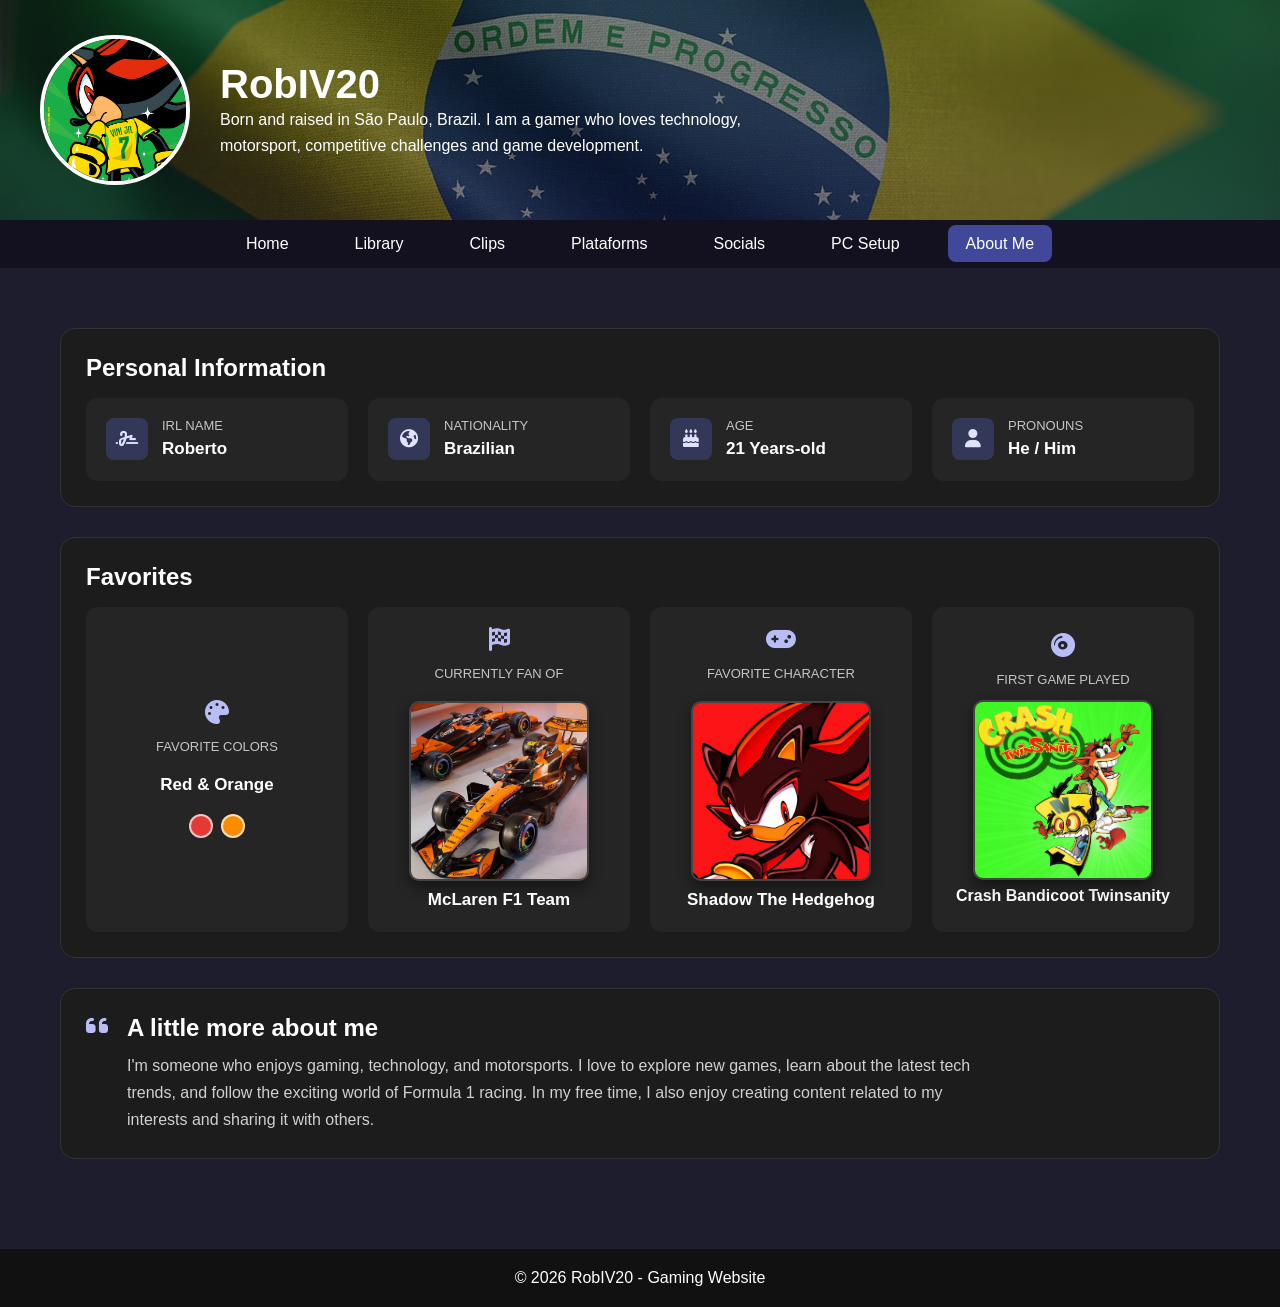
<file: about.html>
<!DOCTYPE html>
<html lang="pt-BR">

<head>
    <meta charset="UTF-8">
    <meta name="viewport" content="width=device-width, initial-scale=1.0">
    <link rel="stylesheet" href="about.css">
    <link rel="stylesheet" href="https://cdnjs.cloudflare.com/ajax/libs/font-awesome/6.5.2/css/all.min.css">
    <title>RobIV20 | About Me</title>
</head>

<body>
    <header class="header">
        <div class="profile">
            <img src="images/Profile.jpg" alt="RobIV20 Avatar" class="avatar">
            <div class="profile-info">
                <h1>RobIV20</h1>
                <p>
                    Born and raised in São Paulo, Brazil. I am a gamer who loves technology, motorsport, competitive challenges
                    and game development.
                </p>
            </div>
        </div>
    </header>

    <nav class="navbar">
        <div class="navbar-container">
            <ul class="nav-menu">
                <li class="nav-item"><a href="index.html" class="nav-link">Home</a></li>
                <li class="nav-item"><a href="library.html" class="nav-link">Library</a></li>
                <li class="nav-item"><a href="clips.html" class="nav-link">Clips</a></li>
                <li class="nav-item"><a href="plataforms.html" class="nav-link">Plataforms</a></li>
                <li class="nav-item"><a href="socials.html" class="nav-link">Socials</a></li>
                <li class="nav-item"><a href="setup.html" class="nav-link">PC Setup</a></li>
                <li class="nav-item"><a href="about.html" class="nav-link active" aria-current="page">About Me</a></li>
            </ul>
        </div>
    </nav>

    <main class="container about-container">
        <section class="card about-section">
            <div class="about-section-title">
                <h2>Personal Information</h2>
            </div>

            <div class="cards about-info-grid">
                <article class="item-card about-info-card">
                    <i class="fa-solid fa-signature" aria-hidden="true"></i>
                    <div>
                        <span class="about-label">IRL Name</span>
                        <h3>Roberto</h3>
                    </div>
                </article>

                <article class="item-card about-info-card">
                    <i class="fa-solid fa-earth-americas" aria-hidden="true"></i>
                    <div>
                        <span class="about-label">Nationality</span>
                        <h3>Brazilian</h3>
                    </div>
                </article>

                <article class="item-card about-info-card">
                    <i class="fa-solid fa-cake-candles" aria-hidden="true"></i>
                    <div>
                        <span class="about-label">Age</span>
                        <h3>21 Years-old</h3>
                    </div>
                </article>

                <article class="item-card about-info-card">
                    <i class="fa-solid fa-user" aria-hidden="true"></i>
                    <div>
                        <span class="about-label">Pronouns</span>
                        <h3>He / Him</h3>
                    </div>
                </article>
            </div>
        </section>

        <section class="card about-section">
            <div class="about-section-title">
                <h2>Favorites</h2>
            </div>

            <div class="cards about-favorites-grid">
                <article class="item-card about-favorite-card">
                    <i class="fa-solid fa-palette" aria-hidden="true"></i>
                    <span class="about-label">Favorite Colors</span>
                    <h3>Red &amp; Orange</h3>
                    <div class="about-color-preview" aria-label="Red and orange">
                        <span class="about-color-red"></span>
                        <span class="about-color-orange"></span>
                    </div>
                </article>

                <article class="item-card about-favorite-card">
                    <i class="fa-solid fa-flag-checkered" aria-hidden="true"></i>
                    <span class="about-label">Currently Fan Of</span>
                    <a href="https://www.mclaren.com/racing/formula-1/"
                       target="_blank"
                       rel="noopener noreferrer"
                       aria-label="Visitar o site oficial da McLaren F1">
                        <img class="about-image-placeholder mclaren-placeholder"
                             src="images/f1-mclaren-livery-2026.jpg"
                             alt="McLaren F1 Team">
                        <h3>McLaren F1 Team</h3>
                    </a>
                </article>

                <article class="item-card about-favorite-card">
                    <i class="fa-solid fa-gamepad" aria-hidden="true"></i>
                    <span class="about-label">Favorite character</span>
                    <a href="https://en.wikipedia.org/wiki/Shadow_the_Hedgehog"
                       target="_blank"
                       rel="noopener noreferrer"
                       aria-label="Visitar wiki sobre Shadow The Hedgehog">
                        <img class="about-image-placeholder Shadow-placeholder"
                         src="images/Shadow_pfp.jpg"
                         alt="Shadow The Hedgehog">
                    <h3>Shadow The Hedgehog</h3>
                    </a>
                </article>

                <article class="item-card about-favorite-card">
                    <i class="fa-solid fa-compact-disc" aria-hidden="true"></i>
                    <span class="about-label">First Game Played</span>
                    <a href="https://en.wikipedia.org/wiki/Crash_Twinsanity"
                       target="_blank"
                       rel="noopener noreferrer"
                       aria-label="Visitar wiki sobre Crash Bandicoot Twinsanity">
                        <img class="about-image-placeholder Crash-placeholder"
                         src="images/Crash_Twinsanity.png"
                         alt="Crash Bandicoot Twinsanity">
                    <h4>Crash Bandicoot Twinsanity</h4>
                    </a>
                </article>
            </div>
        </section>

        <section class="card about-bio">
            <i class="fa-solid fa-quote-left about-quote-icon" aria-hidden="true"></i>
            <div>
                <h2>A little more about me</h2>
                <p>
                    I'm someone who enjoys gaming, technology, and motorsports. I love to explore new games, learn about the latest tech trends, 
                    and follow the exciting world of Formula 1 racing. In my free time, I also enjoy creating content related to my interests and sharing it with others.
                </p>
            </div>
        </section>
    </main>

    <footer>
        <p>© 2026 RobIV20 - Gaming Website</p>
    </footer>
</body>

</html>
</file>
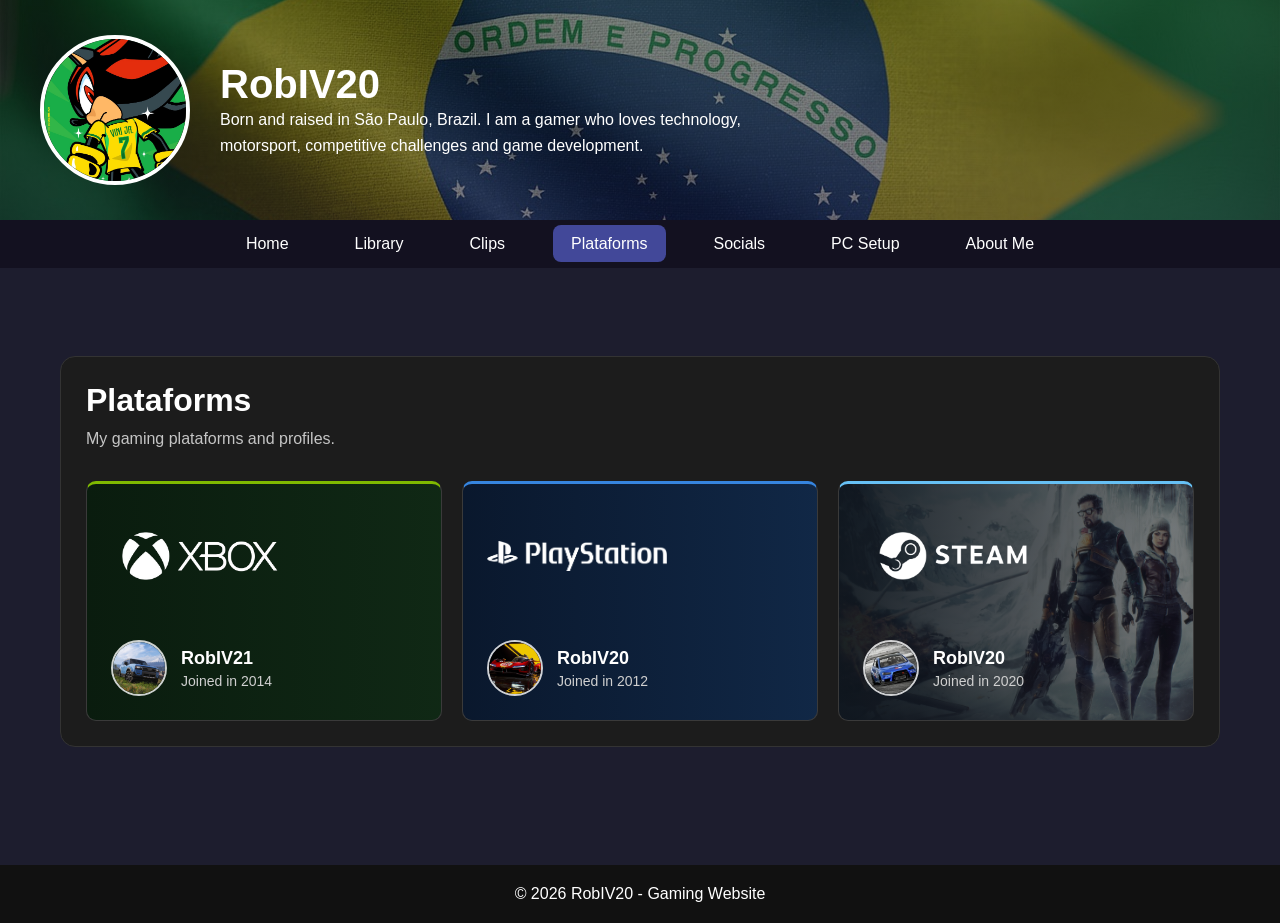
<file: plataforms.html>
<!DOCTYPE html>
<html lang="pt-BR">

<head>
    <meta charset="UTF-8">
    <!-- Configuração para responsividade -->
    <meta name="viewport" content="width=device-width, initial-scale=1.0">
    <!-- Ícone do site -->
    <!-- Estilos compartilhados e estilos desta página -->
    <link rel="stylesheet" href="index.css">
    <link rel="stylesheet" href="plataforms.css">
    <title>RobIV20 | Platforms</title>
</head>
<body class="platforms-page">
    <!-- ================= HEADER / PERFIL PRINCIPAL ================= -->
    <!-- EDITAR: Alterar nome, descrição ou imagem do perfil aqui -->
    <header class="header">
        <div class="profile">
            <img src="images/Profile.jpg" alt="RobIV20 Avatar" class="avatar">
            <div class="profile-info">
                <h1>RobIV20</h1>
                <p>
                    Born and raised in São Paulo, Brazil. I am a gamer who loves technology, motorsport, competitive challenges
                    and game development.
                </p>
            </div>
        </div>
    </header>
    <!-- ================= NAVBAR ================= -->
    <!-- EDITAR: Adicionar/remover páginas do menu aqui -->
    <nav class="navbar">
        <div class="navbar-container">
            <ul class="nav-menu">
                <li class="nav-item"><a href="index.html" class="nav-link">Home</a></li>
                <li class="nav-item"><a href="library.html" class="nav-link">Library</a></li>
                <li class="nav-item"><a href="clips.html" class="nav-link">Clips</a></li>
                <li class="nav-item"><a href="plataforms.html" class="nav-link active">Plataforms</a></li>
                <li class="nav-item"><a href="socials.html" class="nav-link">Socials</a></li>
                <li class="nav-item"><a href="setup.html" class="nav-link">PC Setup</a></li>
                <li class="nav-item"><a href="about.html" class="nav-link">About Me</a></li>
            </ul>
        </div>
    </nav>

    <main class="container platforms-container">
        <section class="card platform-section">
            <header class="page-heading">
                <h1>Plataforms</h1>
                <p>My gaming plataforms and profiles.</p>
            </header>

            <div class="platform-grid" aria-label="Gaming platforms">
            <a class="platform-card xbox" href="https://www.xbox.com/" target="_blank"
                rel="noopener noreferrer">
                <div class="platform-content">
                    <div class="platform-logo">
                        <img src="images/Xbox_logo.png" alt="Logo do Xbox" class="platform-logo-image">
                    </div>
                    <div class="platform-profile">
                        <img src="images/Xbox_profile.png" alt="" class="platform-avatar">
                        <div>
                            <h2>RobIV21</h2>
                            <p>Joined in 2014</p>
                        </div>
                    </div>
                </div>
            </a>

            <a class="platform-card playstation" href="https://www.playstation.com/" target="_blank"
                rel="noopener noreferrer">
                <div class="platform-content">
                    <div class="platform-logo">
                        <img src="images/PlayStattion_logo.png" alt="Logo do PlayStation" class="platform-logo-image">
                    </div>
                    <div class="platform-profile">
                        <img src="images/PS5_Profile.jpg" alt="" class="platform-avatar">
                        <div>
                            <h2>RobIV20</h2>
                            <p>Joined in 2012</p>
                        </div>
                    </div>
                </div>
            </a>

            <a class="platform-card steam" href="https://store.steampowered.com/" target="_blank"
                rel="noopener noreferrer">
                <div class="platform-content">
                    <div class="platform-logo">
                        <img src="images/Steam-logo-white-PNG-large-size.png" alt="Logo do Steam" class="platform-logo-image">
                    </div>
                    <div class="platform-profile">
                        <img src="images/Steam_proffile.jpg" alt="" class="platform-avatar">
                        <div>
                            <h2>RobIV20</h2>
                            <p>Joined in 2020</p>
                        </div>
                    </div>
                </div>
            </a>
            </div>
        </section>
    </main>
    <!-- ================= FOOTER ================= -->
    <!-- EDITAR: Informações inferiores do site -->
    <footer>
        <p>
            © 2026 RobIV20 - Gaming Website
        </p>
    </footer>
</body>
</html>
</file>
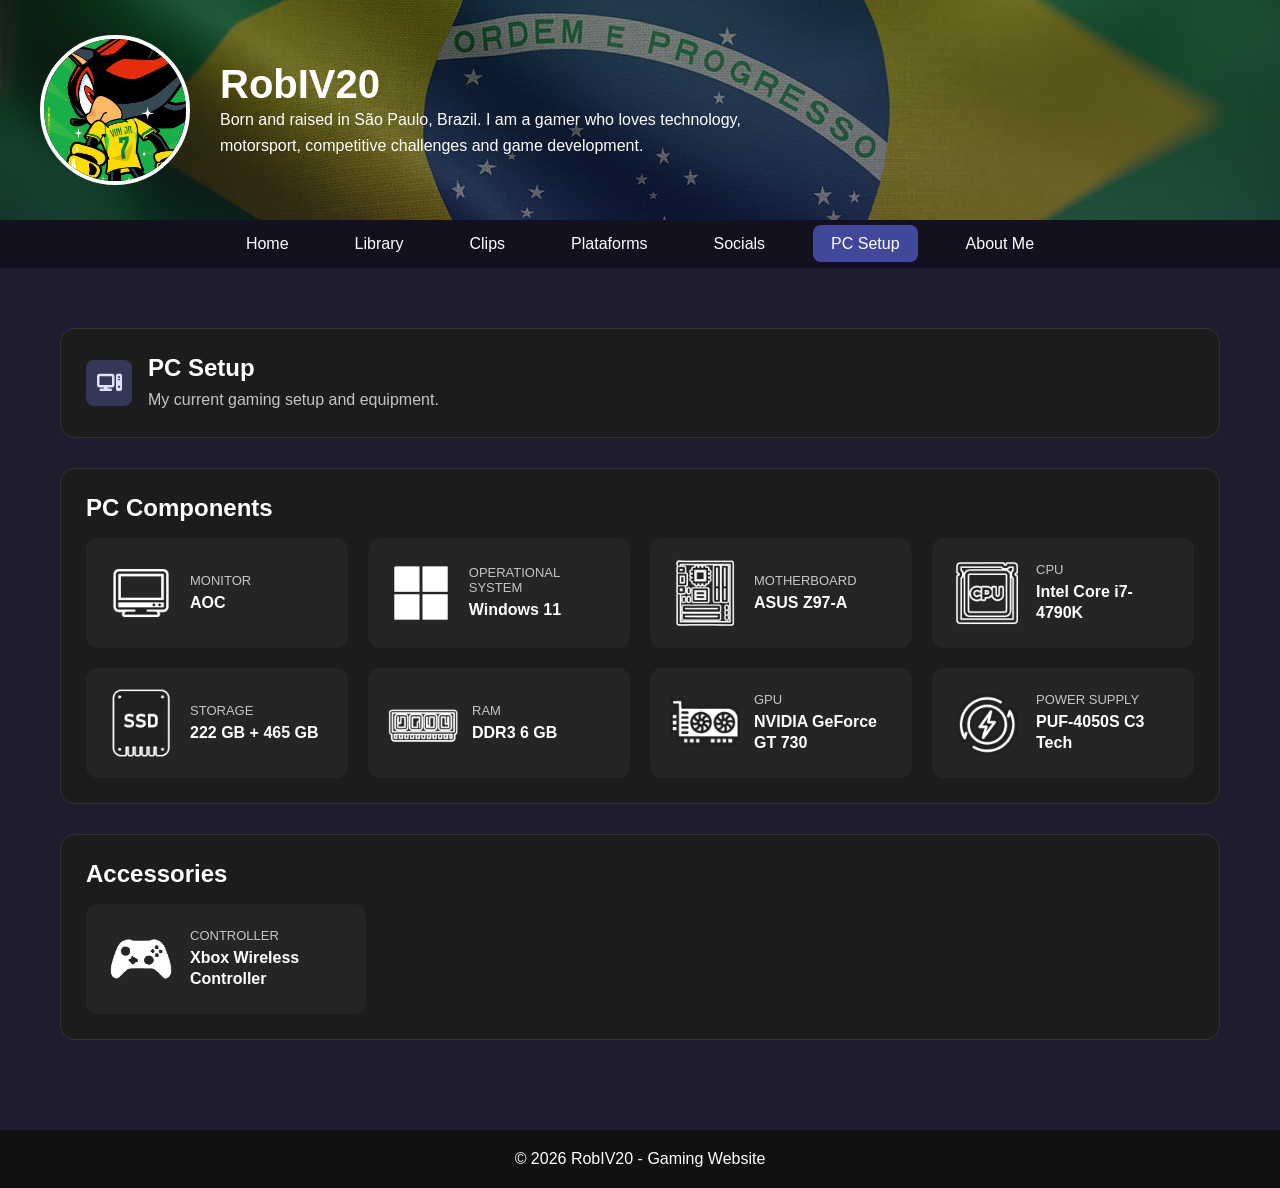
<file: setup.html>
<!DOCTYPE html>
<html lang="pt-BR">

<head>
	<meta charset="UTF-8">
	<meta name="viewport" content="width=device-width, initial-scale=1.0">
	<link rel="stylesheet" href="setup.css">
	<link rel="stylesheet" href="https://cdnjs.cloudflare.com/ajax/libs/font-awesome/6.5.2/css/all.min.css">
	<title>RobIV20 | PC Setup</title>
</head>

<body>
	<header class="header">
		<div class="profile">
			<img src="images/Profile.jpg" alt="RobIV20 Avatar" class="avatar">
			<div class="profile-info">
				<h1>RobIV20</h1>
				<p>
					Born and raised in São Paulo, Brazil. I am a gamer who loves technology, motorsport, competitive challenges
					and game development.
				</p>
			</div>
		</div>
	</header>

	<nav class="navbar">
		<div class="navbar-container">
			<ul class="nav-menu">
				<li class="nav-item"><a href="index.html" class="nav-link">Home</a></li>
				<li class="nav-item"><a href="library.html" class="nav-link">Library</a></li>
				<li class="nav-item"><a href="clips.html" class="nav-link">Clips</a></li>
				<li class="nav-item"><a href="plataforms.html" class="nav-link">Plataforms</a></li>
				<li class="nav-item"><a href="socials.html" class="nav-link">Socials</a></li>
				<li class="nav-item"><a href="setup.html" class="nav-link active">PC Setup</a></li>
				<li class="nav-item"><a href="about.html" class="nav-link">About Me</a></li>
			</ul>
		</div>
	</nav>

	<main class="container setup-container">
		<header class="card setup-heading">
			<span class="setup-heading-icon" aria-hidden="true">
				<i class="fa-solid fa-computer"></i>
			</span>
			<div>
				<h2>PC Setup</h2>
				<p>My current gaming setup and equipment.</p>
			</div>
		</header>

		<section class="card setup-section">
			<div class="setup-section-title">
				<h2>PC Components</h2>
			</div>
			<div class="cards setup-grid">
				<a class="item-card setup-card" href="https://www.aoc.com/pt/monitors/24b35hm2" target="_blank"
					rel="noopener noreferrer" aria-label="Visit the official AOC website">
					<img class="setup-icon-image" src="images/Monitor_icon.png" alt="Monitor">
					<div class="setup-card-content"><span class="card-label">Monitor</span><strong>AOC</strong></div>
				</a>

                <a class="item-card setup-card" href="https://www.microsoft.com/pt-pt/software-download/windows11" target="_blank"
					rel="noopener noreferrer" aria-label="Visit the official Windows website">
					<img class="setup-icon-image" src="images/Windows_11_icon.png" alt="Windows PNG">
					<div class="setup-card-content"><span class="card-label">Operational System</span><strong>Windows 11</strong></div>
				</a>

                <a class="item-card setup-card" href="https://www.asus.com/us/supportonly/z97-a/helpdesk_knowledge/" target="_blank"
                    rel="noopener noreferrer" aria-label="Visit the official ASUS website">
                    <img class="setup-icon-image" src="images/Motherboard_icon.png" alt="Motherboard PNG">
                    <div class="setup-card-content"><span class="card-label">Motherboard</span><strong>ASUS Z97-A</strong></div>
                </a>

				<a class="item-card setup-card" href="https://www.intel.com/content/www/us/en/products/sku/80807/intel-core-i74790k-processor-8m-cache-up-to-4-40-ghz/specifications.html" 
                   target="_blank"
					rel="noopener noreferrer" aria-label="Visit the official Intel website">
					<img class="setup-icon-image" src="images/CPU-PNG-HD.png" alt="Processor PNG">
					<div class="setup-card-content"><span class="card-label">CPU</span><strong>Intel Core i7-4790K</strong></div>
				</a>

				<div class="item-card setup-card">
					<img class="setup-icon-image" src="images/SSD_icon.png" alt="Storage PNG">
					<div class="setup-card-content"><span class="card-label">Storage</span><strong>222 GB + 465 GB</strong></div>
				</div>

				<a class="item-card setup-card" href="https://www.amazon.com/memoria-ram-ddr3/s?k=memoria+ram+ddr3" 
                   target="_blank"
					rel="noopener noreferrer" aria-label="Visit the official Crucial website">
					<img class="setup-icon-image" src="images/Memory_RAM.png" alt="Memory PNG">
					<div class="setup-card-content"><span class="card-label">RAM</span><strong>DDR3 6 GB</strong></div>
				</a>

				<a class="item-card setup-card" href="https://www.amazon.com/gt-730/s?k=gt+730" target="_blank"
					rel="noopener noreferrer" aria-label="Visit the official NVIDIA website">
					<img class="setup-icon-image" src="images/Graphic_icon.png" alt="Graphics card PNG">
					<div class="setup-card-content"><span class="card-label">GPU</span><strong>NVIDIA GeForce GT 730</strong></div>
				</a>

				<div class="item-card setup-card">
					<img class="setup-icon-image" src="images/Energy_icon.png" alt="Power supply PNG">
					<div class="setup-card-content"><span class="card-label">Power Supply</span><strong>PUF-4050S C3 Tech</strong></div>
				</div>
			</div>
		</section>

		<section class="card setup-section">
			<div class="setup-section-title">
				<h2>Accessories</h2>
			</div>
			<div class="cards peripherals-grid">
                <a class="item-card setup-card" href="https://www.xbox.com/pt-BR/accessories/controllers/xbox-wireless-controller?msockid=1571dd7bb91f6f8618b9ca0eb8f66e71" 
                   target="_blank"
					rel="noopener noreferrer" aria-label="Visit the official Microsoft website">
					<img class="setup-icon-image" src="images/Xbox_control.png" alt="Controller PNG">
					<div class="setup-card-content"><span class="card-label">Controller</span><strong>Xbox Wireless Controller</strong></div>
				</a>
			</div>
		</section>
	</main>

	<footer>
		<p>© 2026 RobIV20 - Gaming Website</p>
	</footer>
</body>
</html>
</file>
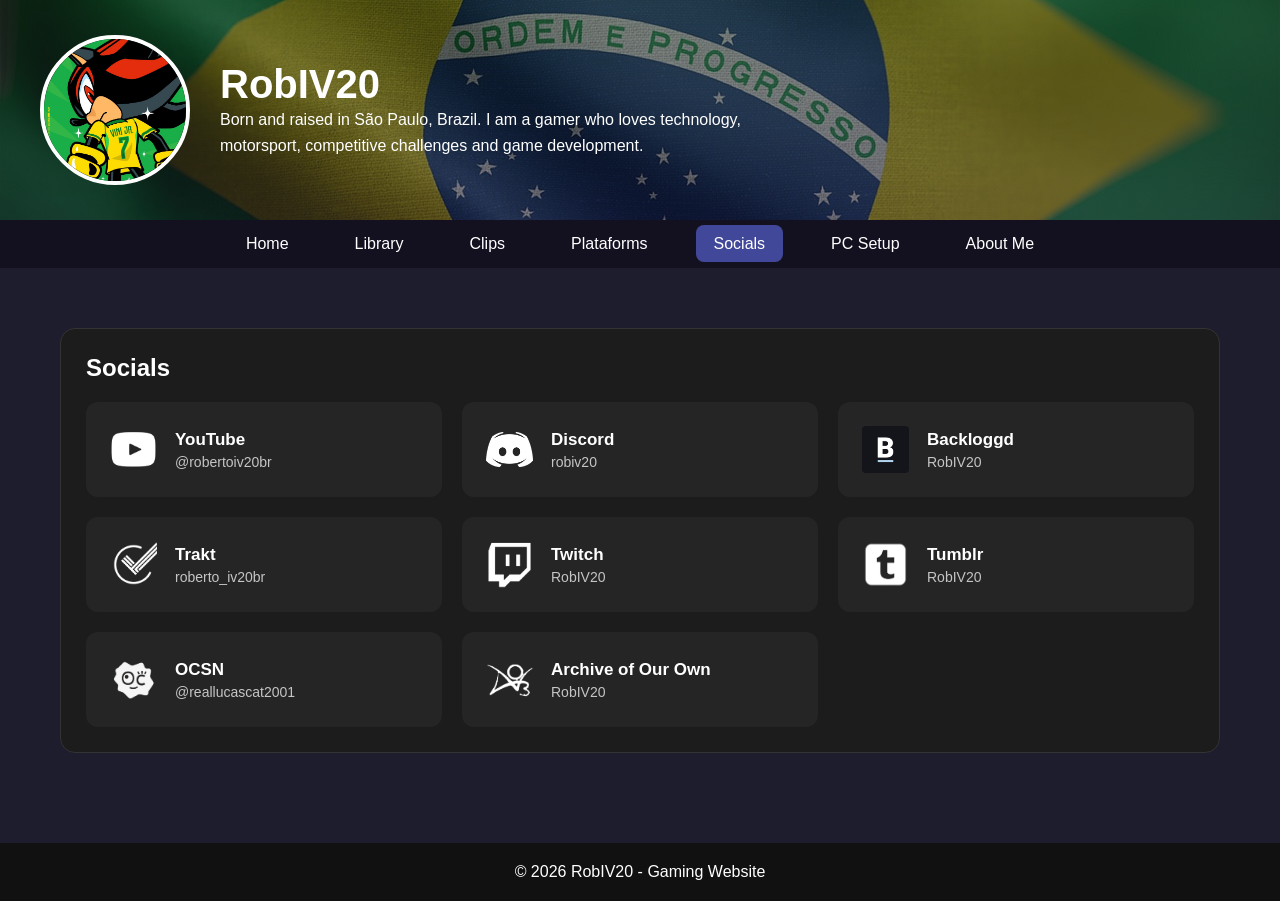
<file: socials.html>
<!DOCTYPE html>
<html lang="pt-BR">

<head>
	<meta charset="UTF-8">
	<meta name="viewport" content="width=device-width, initial-scale=1.0">
	<link rel="stylesheet" href="socials.css">
	<title>RobIV20 | Socials</title>
</head>

<body>
	<header class="header">
		<div class="profile">
			<img src="images/Profile.jpg" alt="RobIV20 Avatar" class="avatar">
			<div class="profile-info">
				<h1>RobIV20</h1>
				<p>
					Born and raised in São Paulo, Brazil. I am a gamer who loves technology, motorsport, competitive challenges
					and game development.
				</p>
			</div>
		</div>
	</header>

	<nav class="navbar">
		<div class="navbar-container">
			<ul class="nav-menu">
				<li class="nav-item"><a href="index.html" class="nav-link">Home</a></li>
				<li class="nav-item"><a href="library.html" class="nav-link">Library</a></li>
				<li class="nav-item"><a href="clips.html" class="nav-link">Clips</a></li>
				<li class="nav-item"><a href="plataforms.html" class="nav-link">Plataforms</a></li>
				<li class="nav-item"><a href="socials.html" class="nav-link active">Socials</a></li>
				<li class="nav-item"><a href="setup.html" class="nav-link">PC Setup</a></li>
				<li class="nav-item"><a href="about.html" class="nav-link">About Me</a></li>
			</ul>
		</div>
	</nav>

	<main class="container">
		<section class="card">
			<h2>Socials</h2>
			<div class="cards social-grid">
				<a href="https://www.youtube.com/@robertoiv20br" target="_blank" rel="noopener noreferrer"
					class="item-card social-card">
					<img src="images/Youtube_logo.png"
						alt="Logo do YouTube"
						class="social-logo">
					<span class="social-copy"><strong>YouTube</strong><span>@robertoiv20br</span>
                </span>
                </a>

                <a href="https://discord.com/" target="_blank" rel="noopener noreferrer"
					class="item-card social-card">
					<img src="images/Discord_logo.png"
						alt="Logo do Discord"
						class="social-logo">
					<span class="social-copy"><strong>Discord</strong><span>robiv20</span>
                </span>
                </a>

                <a href="https://backloggd.com/u/RobIV20/" target="_blank" rel="noopener noreferrer"
					class="item-card social-card">
					<img src="images/Backloggd_logo.png"
						alt="Logo do Backloggd"
						class="social-logo">
					<span class="social-copy"><strong>Backloggd</strong><span>RobIV20</span>
                </span>
                </a> 

                <a href="https://app.trakt.tv/profile/roberto_iv20br?share=true" target="_blank" rel="noopener noreferrer"
					class="item-card social-card">
					<img src="images/Trakit_logo.png"
						alt="Logo do Trakt"
						class="social-logo">
					<span class="social-copy"><strong>Trakt</strong><span>roberto_iv20br</span>
                </span>
                </a>

                <a href="https://www.twitch.tv/robiv20" target="_blank" rel="noopener noreferrer"
					class="item-card social-card">
					<img src="images/Twitch_logo.png"
						alt="Logo do Twitch"
						class="social-logo">
					<span class="social-copy"><strong>Twitch</strong><span>RobIV20</span>
                </span>
                </a>

                <a href="https://www.tumblr.com/robiv20" target="_blank" rel="noopener noreferrer"
					class="item-card social-card">
					<img src="images/Tumblr_logo.png"
						alt="Logo do Tumblr"
						class="social-logo">
					<span class="social-copy"><strong>Tumblr</strong><span>RobIV20</span>
                </span>
                </a>

                <div class="item-card social-card">
					<img src="images/OCSN_logo.png"
						alt="Logo do OCSN"
						class="social-logo">
					<span class="social-copy"><strong>OCSN</strong><span>@reallucascat2001</span>
                </span>
                </div>

                <a href="https://archiveofourown.org/users/RobIV20" target="_blank" rel="noopener noreferrer"
					class="item-card social-card">
					<img src="images/AO3_logo.png"
						alt="Logo do AO3"
						class="social-logo">
					<span class="social-copy"><strong>Archive of Our Own</strong><span>RobIV20</span>
                </span>
                </a>

			</div>
		</section>
	</main>

	<footer>
		<p>© 2026 RobIV20 - Gaming Website</p>
	</footer>
</body>

</html>
</file>
<file: about.css>
/* ================= CONFIGURAÇÃO GERAL ================= */
/* EDITAR: Cores principais do site */
* {
    margin: 0;
    padding: 0;
    box-sizing: border-box;
    font-family: Arial, Helvetica, sans-serif;
}

body {
    background:
        linear-gradient(135deg,
            #1d1d2e,
            #1d1d2e);
    color: white;
}

/* ================= HEADER ================= */
/* EDITAR: Área do perfil */
.header {
    background-image:
        linear-gradient(rgba(17, 32, 21, 0.55), rgba(19, 17, 32, 0.55)),
        url("images/brazil-7526288_1280.jpg");
    height: 100%;
    overflow: hidden;
    color: #FFFFFF;
    background-size: cover;
    background-position: center;
    padding: 35px;
}
.profile {
    display: flex;
    align-items: center;
    gap: 30px;
    max-width: 1200px;
    margin: auto;
}

.avatar {
    width: 150px;
    height: 150px;
    border-radius: 50%;
    object-fit: cover;
    border: 4px solid white;
}

.profile-info h1 {
    font-size: 40px;
}

.profile-info p {
    max-width: 600px;
    line-height: 1.6;
}

/* ================= NAVBAR ================= */
/* EDITAR: Menu principal */
.navbar {
    background: #131120;
    padding: 15px;
}

.navbar-container {
    max-width: 1200px;
    margin: auto;
}

.nav-menu {
    list-style: none;
    display: flex;
    justify-content: center;
    gap: 30px;
    flex-wrap: wrap;
}

.nav-link {
    color: white;
    text-decoration: none;
    padding: 10px 18px;
    border-radius: 8px;
    transition: .3s;
}

.nav-link:hover {
    background: #424899;
}

.nav-link.active {
    background: #424899;
}

/* ================= CONTAINER ================= */
.container {
    max-width: 1200px;
    margin: 40px auto;
    padding: 20px;
}

/* ================= CARDS ================= */
/* EDITAR: Blocos de conteúdo */
.card {
    background: #1c1c1c;
    padding: 25px;
    border-radius: 15px;
    margin-bottom: 30px;
    border: 1px solid #333;
}

.card h2 {
    margin-bottom: 20px;
}

.cards {
    display: grid;
    grid-template-columns: repeat(5, minmax(0, 1fr));
    gap: 20px;
}

.item-card {
    background: #252525;
    color: white;
    text-decoration: none;
    padding: 20px;
    border-radius: 12px;
    min-width: 0;
    text-align: center;
    transition: .3s;
}

.item-card:hover {
    transform: translateY(-8px);
    background: #424899;
}

/* ================= IMAGENS DOS CARDS ================= */
/* EDITAR: Tamanho e aparência das imagens dos jogos */
.item-card {
    display: flex;
    flex-direction: column;
    align-items: center;
    gap: 15px;
    overflow: hidden;
}

.item-card img {
    width: 100%;
    max-width: 180px;
    aspect-ratio: 2 / 3;
    height: auto;
    object-fit: cover;
    border-radius: 10px;
    border: 2px solid #444;
    box-shadow: 0 6px 14px rgba(0, 0, 0, 0.45);
    transition: .3s;
}

.item-card img.button-logo {
    width: 80%;
    max-width: 155px;
    height: 30px;
    aspect-ratio: auto;
    object-fit: contain;
    border: 0;
    display: grid;
    width: 46px;
    height: 46px;
    flex: 0 0 46px;
    place-items: center;
    border-radius: 8px;
    font-size: 22px;
}

.social-logo-placeholder {
    padding: 3px;
    border: 1px dashed rgba(255, 255, 255, 0.65);
    background: rgba(0, 0, 0, 0.25);
    color: #e0e0e0;
    font-size: 10px;
    font-weight: bold;
    line-height: 1.2;
    text-align: center;
}

.social-copy {
    display: flex;
    min-width: 0;
    flex-direction: column;
    gap: 4px;
}
.about-container {
    max-width: 1200px;
}

.about-section-title {
    display: flex;
    align-items: center;
    gap: 10px;
    margin-bottom: 16px;
}

.about-section-title h2 {
    margin-bottom: 0;
}

.about-section-title > i,
.about-favorite-card > i {
    color: #b9bdf5;
}

.about-info-grid {
    grid-template-columns: repeat(4, minmax(0, 1fr));
}

.about-info-card {
    flex-direction: row;
    align-items: center;
    justify-content: flex-start;
    gap: 14px;
    text-align: left;
}

.about-info-card > i {
    display: grid;
    width: 42px;
    height: 42px;
    flex: 0 0 42px;
    place-items: center;
    border-radius: 8px;
    background: #333858;
    color: #e0e2ff;
    font-size: 18px;
}

.about-info-card h3,
.about-favorite-card h3 {
    font-size: 17px;
    line-height: 1.35;
    overflow-wrap: anywhere;
}

.about-label {
    display: block;
    margin-bottom: 5px;
    color: #c5c5c5;
    font-size: 13px;
    text-transform: uppercase;
}

.about-favorites-grid {
    grid-template-columns: repeat(4, minmax(0, 1fr));
}

.about-favorite-card {
    min-height: 160px;
    justify-content: center;
}

.about-favorite-card > i {
    font-size: 24px;
}

.about-image-placeholder {
    display: flex;
    width: 100%;
    min-height: 105px;
    flex-direction: column;
    align-items: center;
    justify-content: center;
    gap: 8px;
    border: 1px dashed rgba(255, 255, 255, 0.45);
    border-radius: 8px;
    color: #e0e0e0;
}

.about-image-placeholder > i {
    font-size: 28px;
}

.about-image-placeholder > span {
    color: #c5c5c5;
    font-size: 12px;
    font-weight: normal;
}

.mclaren-placeholder {
    background: linear-gradient(135deg, rgba(255, 128, 0, 0.35), rgba(0, 40, 50, 0.8));
}

.shadow-placeholder {
    background: linear-gradient(135deg, rgba(210, 25, 35, 0.4), rgba(20, 20, 25, 0.9));
}

.crash-placeholder {
    background: linear-gradient(135deg, rgba(255, 140, 0, 0.45), rgba(90, 45, 20, 0.85));
}

.about-color-preview {
    display: flex;
    gap: 8px;
    margin-top: 2px;
}

.about-color-preview span {
    width: 24px;
    height: 24px;
    border: 2px solid rgba(255, 255, 255, 0.7);
    border-radius: 50%;
}

.about-color-red {
    background: #e53935;
}

.about-color-orange {
    background: #fb8c00;
}

.about-bio {
    display: flex;
    align-items: flex-start;
    gap: 18px;
}

.about-quote-icon {
    color: #b9bdf5;
    font-size: 25px;
}

.about-bio h2 {
    margin-bottom: 10px;
}

.about-bio p {
    max-width: 850px;
    color: #d0d0d0;
    line-height: 1.7;
}

.about-favorite-card a,
.about-favorite-card a:visited {
    color: inherit;
    text-decoration: none;
}

.about-favorite-card a h3 {
    margin-top: 8px;
}

.about-favorite-card img {
    width: 100%;
    max-width: 180px;
    height: 180px;
    aspect-ratio: auto;
    object-fit: cover;
    margin-top: 0;
}

.about-favorite-card img.Crash-placeholder {
    transform: translateY(-7px);
}

.about-favorite-card > a {
    display: flex;
    flex-direction: column;
    align-items: center;
    width: 100%;
}

footer {
    background: #111;
    padding: 20px;
    text-align: center;
    color: #fff;
}

footer p {
    margin: 0;
}

@media (max-width: 768px) {
    .header {
        padding: 22px 16px 20px;
    }

    .profile {
        flex-direction: column;
        align-items: center;
        text-align: center;
        gap: 18px;
    }

    .avatar {
        width: 120px;
        height: 120px;
        border-width: 3px;
    }

    .profile-info h1 {
        font-size: 2.5rem;
    }

    .profile-info p {
        max-width: 100%;
        font-size: 1rem;
        line-height: 1.45;
    }

    .navbar {
        padding: 10px 12px 14px;
    }

    .nav-menu {
        display: grid;
        grid-template-columns: repeat(2, minmax(0, 1fr));
        gap: 10px;
        align-items: center;
        justify-items: center;
        width: min(100%, 420px);
        margin: 0 auto;
    }

    .nav-item {
        width: 100%;
        display: flex;
        justify-content: center;
    }

    .nav-link {
        display: flex;
        align-items: center;
        justify-content: center;
        width: 100%;
        min-height: 46px;
        padding: 10px 12px;
        border-radius: 10px;
        text-align: center;
    }

    .nav-link.active {
        width: 100%;
        max-width: 100%;
        background: #424899;
    }

    .nav-item:last-child .nav-link {
        grid-column: 1 / -1;
        width: 30%;
        max-width: 100%;
    }

    .container {
        margin: 20px auto;
        padding: 14px;
    }

    .card {
        padding: 18px 14px;
        border-radius: 14px;
    }

    .about-info-grid,
    .about-favorites-grid {
        grid-template-columns: 1fr;
        gap: 12px;
    }

    .about-info-card,
    .about-favorite-card {
        padding: 14px 12px;
    }

    .about-bio {
        flex-direction: column;
        gap: 12px;
    }
}

@media (max-width: 480px) {
    .header {
        padding: 16px 12px 18px;
    }

    .profile-info h1 {
        font-size: 2.1rem;
    }

    .profile-info p {
        font-size: 0.96rem;
    }

    .nav-menu {
        grid-template-columns: 1fr;
    }

    .nav-item:last-child .nav-link {
        grid-column: auto;
    }

    .nav-link {
        font-size: 0.96rem;
    }

    .about-section-title h2 {
        font-size: 1.7rem;
    }

    .about-bio {
        gap: 10px;
    }
}
</file>
<file: index.css>
/* ================= CONFIGURAÇÃO GERAL ================= */
/* EDITAR: Cores principais do site */
* {
    margin: 0;
    padding: 0;
    box-sizing: border-box;
    font-family: Arial, Helvetica, sans-serif;
}

body {
    background:
        linear-gradient(135deg,
            #1d1d2e,
            #1d1d2e);
    color: white;
}

/* ================= HEADER ================= */
/* EDITAR: Área do perfil */
.header {
    background-image:
        linear-gradient(rgba(17, 32, 21, 0.55), rgba(19, 17, 32, 0.55)),
        url("images/brazil-7526288_1280.jpg");
    height: 100%;
    overflow: hidden;
    color: #FFFFFF;
    background-size: cover;
    background-position: center;
    padding: 35px;
}
.profile {
    display: flex;
    align-items: center;
    gap: 30px;
    max-width: 1200px;
    margin: auto;
}

.avatar {
    width: 150px;
    height: 150px;
    border-radius: 50%;
    object-fit: cover;
    border: 4px solid white;
}

.profile-info h1 {
    font-size: 40px;
}

.profile-info p {
    max-width: 600px;
    line-height: 1.6;
}

/* ================= NAVBAR ================= */
/* EDITAR: Menu principal */
.navbar {
    background: #131120;
    padding: 15px;
}

.navbar-container {
    max-width: 1200px;
    margin: auto;
}

.nav-menu {
    list-style: none;
    display: flex;
    justify-content: center;
    gap: 30px;
    flex-wrap: wrap;
}

.nav-link {
    color: white;
    text-decoration: none;
    padding: 10px 18px;
    border-radius: 8px;
    transition: .3s;
}

.nav-link:hover {
    background: #424899;
}

.nav-link.active {
    background: #424899;
}

/* ================= CONTAINER ================= */
.container {
    max-width: 1200px;
    margin: 40px auto;
    padding: 20px;
}

/* ================= CARDS ================= */
/* EDITAR: Blocos de conteúdo */
.card {
    background: #1c1c1c;
    padding: 25px;
    border-radius: 15px;
    margin-bottom: 30px;
    border: 1px solid #333;
}

.card h2 {
    margin-bottom: 20px;
}

.cards {
    display: grid;
    grid-template-columns: repeat(5, minmax(0, 1fr));
    gap: 20px;
}

.item-card {
    background: #252525;
    color: white;
    text-decoration: none;
    padding: 20px;
    border-radius: 12px;
    min-width: 0;
    text-align: center;
    transition: .3s;
}

.item-card:hover {
    transform: translateY(-8px);
    background: #424899;
}

/* ================= IMAGENS DOS CARDS ================= */
/* EDITAR: Tamanho e aparência das imagens dos jogos */
.item-card {
    display: flex;
    flex-direction: column;
    align-items: center;
    gap: 15px;
    overflow: hidden;
}

.item-card img {
    width: 100%;
    max-width: 180px;
    aspect-ratio: 2 / 3;
    height: auto;
    object-fit: cover;
    border-radius: 10px;
    border: 2px solid #444;
    box-shadow: 0 6px 14px rgba(0, 0, 0, 0.45);
    transition: .3s;
}

.item-card img.button-logo {
    width: 80%;
    max-width: 155px;
    height: 30px;
    aspect-ratio: auto;
    object-fit: contain;
    border: 0;
    border-radius: 0;
    box-shadow: none;
}

.logo-card {
    min-height: 160px;
    justify-content: center;
    background: linear-gradient(135deg, #424899, #252525);
    border: 1px solid #626bd1;
}

.logo-card:hover {
    background: linear-gradient(135deg, #626bd1, #424899);
}

.item-card:hover img {
    transform: scale(1.05);
}

.item-card span {
    font-size: 18px;
    font-weight: bold;
}

/* ================= SOCIAL PROFILE CARDS ================= */
.social-grid {
    grid-template-columns: repeat(3, minmax(0, 1fr));
}

.social-card {
    flex-direction: row;
    align-items: center;
    justify-content: flex-start;
    gap: 14px;
    text-align: left;
}

.social-icon {
    display: grid;
    width: 46px;
    height: 46px;
    flex: 0 0 46px;
    place-items: center;
    border-radius: 8px;
    font-size: 22px;
}

.social-logo-placeholder {
    padding: 3px;
    border: 1px dashed rgba(255, 255, 255, 0.65);
    background: rgba(0, 0, 0, 0.25);
    color: #e0e0e0;
    font-size: 10px;
    font-weight: bold;
    line-height: 1.2;
    text-align: center;
}

.social-copy {
    display: flex;
    min-width: 0;
    flex-direction: column;
    gap: 4px;
}

.social-copy strong {
    font-size: 17px;
}

.social-copy span {
    overflow-wrap: anywhere;
    color: #c5c5c5;
    font-size: 14px;
    font-weight: normal;
}

 /* ================= Transformers button ================= */
.item-card.transformers-button {
    min-height: 90px;
    justify-content: center;
}

.item-card.transformers-button {
    background-image:
        linear-gradient(rgba(19, 29, 56, 0.55), rgba(8, 13, 26, 0.55)),
        url("https://th.bing.com/th/id/R.a9d5ac5bdfb79dbd3c6e547c04c26977?rik=ubnnzN88XPcoZA&pid=ImgRaw&r=0");
    background-size: cover;
    background-position: center;
    background-repeat: no-repeat;
}

.item-card.transformers-button img.button-logo {
    width: 100%;
    height: 70px;
    object-fit: contain;
}
/* ================= Sonic button ================= */
.item-card.sonic-button {
    min-height: 30px;
    justify-content: center;
}

.item-card.sonic-button {
    background-image:
        linear-gradient(rgba(19, 29, 56, 0.55), rgba(8, 13, 26, 0.55)),
        url("https://tse2.mm.bing.net/th/id/OIP.e7A0ZohLRtgsNEdBv25kQAHaE8?r=0&rs=1&pid=ImgDetMain&o=7&rm=3");
    background-size: cover;
    background-position: center;
    background-repeat: no-repeat;
}

.item-card.sonic-button img.button-logo {
    width: 70%;
    height: 70px;
    object-fit: contain;
}
/* ================= Motorsport button ================= */
.item-card.motorsport-button {
    min-height: 30px;
    justify-content: center;
}

.item-card.motorsport-button {
    background-image:
        linear-gradient(rgba(19, 29, 56, 0.55), rgba(8, 13, 26, 0.55)),
        url("https://wallpaperaccess.com/full/865199.jpg");
    background-size: cover;
    background-position: center;
    background-repeat: no-repeat;
}

.item-card.motorsport-button img.button-logo {
    width: 100%;
    height: 70px;
    object-fit: contain;
}
/* ================= GTA button ================= */
.item-card.gta-button {
    min-height: 30px;
    justify-content: center;
}

.item-card.gta-button {
    background-image:
        linear-gradient(rgba(19, 29, 56, 0.55), rgba(8, 13, 26, 0.55)),
        url("https://wallpapercave.com/wp/wp8606677.jpg");
    background-size: cover;
    background-position: center;
    background-repeat: no-repeat;
}

.item-card.gta-button img.button-logo {
    width: 60%;
    height: 70px;
    object-fit: contain;
}
/* ================= Neon Genesis button ================= */
.item-card.neongenesis-button {
    min-height: 30px;
    justify-content: center;
}

.item-card.neongenesis-button {
    background-image:
        linear-gradient(rgba(19, 29, 56, 0.55), rgba(8, 13, 26, 0.55)),
        url("https://wallpapercave.com/wp/wp1927140.jpg");
    background-size: cover;
    background-position: center;
    background-repeat: no-repeat;
}

.item-card.neongenesis-button img.button-logo {
    width: 76%;
    height: 70px;
    object-fit: contain;
}
/* ================= Gran Turismo button ================= */
.item-card.granturismo-button {
    min-height: 30px;
    justify-content: center;
}

.item-card.granturismo-button {
    background-image:
        linear-gradient(rgba(19, 29, 56, 0.55), rgba(8, 13, 26, 0.55)),
        url("https://i.bstr.es/highmotor/2020/06/gran-turismo-7-ps5-1-1280x622.png");
    background-size: cover;
    background-position: center;
    background-repeat: no-repeat;
}

.item-card.granturismo-button img.button-logo {
    width: 50%;
    height: 70px;
    object-fit: contain;
}
/* ================= Forza Horizon button ================= */
.item-card.forzahorizon-button {
    min-height: 30px;
    justify-content: center;
}

.item-card.forzahorizon-button {
    background-image:
        linear-gradient(rgba(19, 29, 56, 0.55), rgba(8, 13, 26, 0.55)),
        url("https://images5.alphacoders.com/929/thumb-1920-929552.jpg");
    background-size: cover;
    background-position: center;
    background-repeat: no-repeat;
}

.item-card.forzahorizon-button img.button-logo {
    width: 90%;
    height: 70px;
    object-fit: contain;
}
/* ================= TF2 button ================= */
.item-card.tf2-button {
    min-height: 30px;
    justify-content: center;
}

.item-card.tf2-button {
    background-image:
        linear-gradient(rgba(19, 29, 56, 0.55), rgba(8, 13, 26, 0.55)),
        url("https://wallpapercave.com/wp/wp4951156.png");
    background-size: cover;
    background-position: center;
    background-repeat: no-repeat;
}

.item-card.tf2-button img.button-logo {
    width: 90%;
    height: 70px;
    object-fit: contain;
}
/* ================= FOOTER ================= */
footer {
    background: #111;
    padding: 20px;
    text-align: center;
}

/* ================= RESPONSIVIDADE ================= */
/* EDITAR: Ajustes para celulares */
@media (max-width: 768px) {
    .profile {
        flex-direction: column;
        text-align: center;
    }

    .profile-info h1 {
        font-size: 30px;
    }

    .nav-menu {
        flex-direction: column;
        align-items: center;
    }

    .cards {
        grid-template-columns: repeat(2, minmax(0, 1fr));
    }

    .item-card {
        width: 100%;
    }
}

@media (max-width: 480px) {
    .cards {
        grid-template-columns: 1fr;
    }
}
</file>
<file: plataforms.css>
.platforms-page {
    display: flex;
    min-height: 100vh;
    flex-direction: column;
}

.platforms-page .platforms-container {
    flex: 1;
    width: 100%;
}

.platforms-container {
    padding-top: 48px;
    padding-bottom: 48px;
}

.page-heading {
    margin-bottom: 30px;
}

.page-heading h1 {
    margin-bottom: 8px;
    font-size: 32px;
}

.page-heading p {
    color: #c5c5c5;
    line-height: 1.5;
}

.platform-grid {
    display: grid;
    grid-template-columns: repeat(3, minmax(0, 1fr));
    gap: 20px;
}

.platform-card {
    position: relative;
    display: flex;
    min-height: 240px;
    align-items: flex-end;
    overflow: hidden;
    padding: 24px;
    border: 1px solid #3a3a3a;
    border-radius: 10px;
    color: white;
    text-decoration: none;
    transition: transform 0.25s ease, border-color 0.25s ease, box-shadow 0.25s ease;
}

.platform-card:hover {
    transform: translateY(-5px);
    box-shadow: 0 10px 24px rgba(0, 0, 0, 0.35);
}

.platform-card:focus-visible {
    outline: 2px solid white;
    outline-offset: 3px;
}

.xbox {
    background-color: #193c20;
    background-image: linear-gradient(90deg, rgba(9, 26, 13, 0.94), rgba(9, 26, 13, 0.58)),
        url("https://wallpaper.dog/large/10716908.jpg");
    background-position: center, center 55%;
    background-size: cover;
    border-top: 3px solid #7fb900;
}

.xbox:hover {
    border-color: #7fb900;
}

.playstation {
    background-color: #17365d;
    background-image: linear-gradient(90deg, rgba(9, 22, 42, 0.94), rgba(9, 22, 42, 0.45)),
        url("https://wallpaperaccess.com/full/812298.jpg");
    background-position: center, -70% center;
    background-size: cover;
    border-top: 3px solid #3685df;
    
}

.playstation:hover {
    border-color: #3685df;
}

.steam {
    background-color: #263747;
    background-image: linear-gradient(90deg, rgba(15, 23, 31, 0.95), rgba(15, 23, 31, 0.55)),
        url("images/Half-Life_Wallpaper.jpg");
    background-position: center, center 35%;
    background-size: cover;
    border-top: 3px solid #66c0f4;
}

.steam:hover {
    border-color: #66c0f4;
}

.platform-content {
    position: relative;
    z-index: 1;
    width: 100%;
}

.platform-logo {
    display: flex;
    align-items: center;
    margin-bottom: 50px;
    transform: translateY(-10px); /* sobe */
}

.platform-logo-placeholder {
    display: grid;
    width: 180px;
    max-width: 100%;
    height: 48px;
    place-items: center;
    border: 1px dashed rgba(255, 255, 255, 0.6);
    border-radius: 6px;
    background: rgba(0, 0, 0, 0.25);
    color: rgba(255, 255, 255, 0.88);
    font-size: 13px;
    font-weight: bold;
}

.platform-logo-image {
    width: 180px;
    height: 48px;
    object-fit: contain;
}

.platform-profile {
    display: flex;
    align-items: center;
    gap: 14px;
}

.platform-avatar {
    width: 56px;
    height: 56px;
    flex: 0 0 56px;
    border: 2px solid rgba(255, 255, 255, 0.8);
    border-radius: 50%;
    object-fit: cover;
}

.platform-profile h2 {
    margin-bottom: 4px;
    font-size: 18px;
}

.platform-profile p {
    color: #d0d0d0;
    font-size: 14px;
}

@media (max-width: 900px) {
    .platform-grid {
        grid-template-columns: repeat(2, minmax(0, 1fr));
    }
}

@media (max-width: 560px) {
    .platform-grid {
        grid-template-columns: 1fr;
    }

    .platform-card {
        min-height: 210px;
    }
}
</file>
<file: setup.css>
/* ================= CONFIGURAÇÃO GERAL ================= */
/* EDITAR: Cores principais do site */
* {
    margin: 0;
    padding: 0;
    box-sizing: border-box;
    font-family: Arial, Helvetica, sans-serif;
}

body {
    background:
        linear-gradient(135deg,
            #1d1d2e,
            #1d1d2e);
    color: white;
}

/* ================= HEADER ================= */
/* EDITAR: Área do perfil */
.header {
    background-image:
        linear-gradient(rgba(17, 32, 21, 0.55), rgba(19, 17, 32, 0.55)),
        url("images/brazil-7526288_1280.jpg");
    height: 100%;
    overflow: hidden;
    color: #FFFFFF;
    background-size: cover;
    background-position: center;
    padding: 35px;
}
.profile {
    display: flex;
    align-items: center;
    gap: 30px;
    max-width: 1200px;
    margin: auto;
}

.avatar {
    width: 150px;
    height: 150px;
    border-radius: 50%;
    object-fit: cover;
    border: 4px solid white;
}

.profile-info h1 {
    font-size: 40px;
}

.profile-info p {
    max-width: 600px;
    line-height: 1.6;
}

/* ================= NAVBAR ================= */
/* EDITAR: Menu principal */
.navbar {
    background: #131120;
    padding: 15px;
}

.navbar-container {
    max-width: 1200px;
    margin: auto;
}

.nav-menu {
    list-style: none;
    display: flex;
    justify-content: center;
    gap: 30px;
    flex-wrap: wrap;
}

.nav-link {
    color: white;
    text-decoration: none;
    padding: 10px 18px;
    border-radius: 8px;
    transition: .3s;
}

.nav-link:hover {
    background: #424899;
}

.nav-link.active {
    background: #424899;
}

/* ================= CONTAINER ================= */
.container {
    max-width: 1200px;
    margin: 40px auto;
    padding: 20px;
}

/* ================= CARDS ================= */
/* EDITAR: Blocos de conteúdo */
.card {
    background: #1c1c1c;
    padding: 25px;
    border-radius: 15px;
    margin-bottom: 30px;
    border: 1px solid #333;
}

.card h2 {
    margin-bottom: 20px;
}

.cards {
    display: grid;
    grid-template-columns: repeat(5, minmax(0, 1fr));
    gap: 20px;
}

.item-card {
    display: flex;
    flex-direction: column;
    align-items: center;
    background: #252525;
    color: white;
    text-decoration: none;
    padding: 20px;
    border-radius: 12px;
    min-width: 0;
    gap: 15px;
    text-align: center;
    overflow: hidden;
    transition: .3s;
}

.item-card:hover {
    transform: translateY(-8px);
    background: #424899;
}

/* ================= FOOTER ================= */
footer {
    background: #111;
    padding: 20px;
    text-align: center;
}

/* ================= RESPONSIVIDADE ================= */
/* EDITAR: Ajustes para celulares */
@media (max-width: 768px) {
    .profile {
        flex-direction: column;
        text-align: center;
    }

    .profile-info h1 {
        font-size: 30px;
    }

    .nav-menu {
        flex-direction: column;
        align-items: center;
    }

    .cards {
        grid-template-columns: repeat(2, minmax(0, 1fr));
    }

    .item-card {
        width: 100%;
    }
}

@media (max-width: 480px) {
    .cards {
        grid-template-columns: 1fr;
    }
}

/* ================= PC SETUP ================= */
.setup-heading {
    display: flex;
    align-items: center;
    gap: 16px;
}

.setup-heading h2 {
    margin-bottom: 6px;
}

.setup-heading p {
    color: #c5c5c5;
    line-height: 1.5;
}

.setup-heading-icon,
.setup-icon {
    display: grid;
    width: 46px;
    height: 46px;
    flex: 0 0 46px;
    place-items: center;
    border-radius: 8px;
    background: #333858;
    color: #e0e2ff;
    font-size: 20px;
}

.setup-icon-image {
    display: block;
    width: 70px;
    height: 70px;
    flex-basis: 70px;
    border-radius: 8px;
    object-fit: contain;
}

.setup-section-title {
    display: flex;
    align-items: center;
    gap: 10px;
    margin-bottom: 16px;
}

.setup-section-title h2 {
    margin-bottom: 0;
}

.setup-section-title > i {
    color: #b9bdf5;
}

.setup-grid {
    grid-template-columns: repeat(4, minmax(0, 1fr));
}

.setup-card {
    min-height: 110px;
    flex-direction: row;
    align-items: center;
    justify-content: flex-start;
    gap: 14px;
    text-align: left;
}

.setup-card-content {
    display: flex;
    min-width: 0;
    flex-direction: column;
    gap: 5px;
    text-align: left;
}

.setup-card-content .card-label {
    color: #c5c5c5;
    font-size: 13px;
    font-weight: normal;
    text-transform: uppercase;
}

.setup-card-content strong {
    font-size: 16px;
    line-height: 1.3;
    overflow-wrap: anywhere;
}

.peripherals-grid {
    grid-template-columns: minmax(0, 280px);
}

@media (max-width: 768px) {
    .setup-grid {
        grid-template-columns: repeat(2, minmax(0, 1fr));
    }
}

@media (max-width: 480px) {
    .setup-grid {
        grid-template-columns: 1fr;
    }

    .setup-card {
        min-height: 100px;
    }
}
</file>
<file: socials.css>
/* ================= CONFIGURAÇÃO GERAL ================= */
* {
    margin: 0;
    padding: 0;
    box-sizing: border-box;
    font-family: Arial, Helvetica, sans-serif;
}

body {
    background: linear-gradient(135deg, #1d1d2e, #1d1d2e);
    color: #fff;
}

a {
    color: inherit;
}

img {
    display: block;
    max-width: 100%;
}

/* ================= HEADER ================= */
.header {
    background-image: linear-gradient(rgba(17, 32, 21, 0.55), rgba(19, 17, 32, 0.55)), url("images/brazil-7526288_1280.jpg");
    background-size: cover;
    background-position: center;
    padding: 35px;
    color: #fff;
}

.profile {
    display: flex;
    align-items: center;
    gap: 30px;
    max-width: 1200px;
    margin: auto;
}

.avatar {
    width: 150px;
    height: 150px;
    border-radius: 50%;
    object-fit: cover;
    border: 4px solid #fff;
}

.profile-info h1 {
    font-size: 40px;
}

.profile-info p {
    max-width: 600px;
    line-height: 1.6;
}

/* ================= NAVBAR ================= */
.navbar {
    background: #131120;
    padding: 15px;
}

.navbar-container {
    max-width: 1200px;
    margin: auto;
}

.nav-menu {
    list-style: none;
    display: flex;
    justify-content: center;
    gap: 30px;
    flex-wrap: wrap;
}

.nav-link {
    color: #fff;
    text-decoration: none;
    padding: 10px 18px;
    border-radius: 8px;
    transition: .3s;
}

.nav-link:hover,
.nav-link.active {
    background: #424899;
}

/* ================= CONTAINER ================= */
.container {
    max-width: 1200px;
    margin: 40px auto;
    padding: 20px;
}

/* ================= CARDS ================= */
.card {
    background: #1c1c1c;
    padding: 25px;
    border-radius: 15px;
    margin-bottom: 30px;
    border: 1px solid #333;
}

.card h2 {
    margin-bottom: 20px;
}

.cards {
    display: grid;
    grid-template-columns: repeat(5, minmax(0, 1fr));
    gap: 20px;
}

.item-card {
    background: #252525;
    color: #fff;
    text-decoration: none;
    display: flex;
    flex-direction: column;
    align-items: center;
    justify-content: center;
    gap: 15px;
    padding: 20px;
    border-radius: 12px;
    min-width: 0;
    text-align: center;
    overflow: hidden;
    transition: .3s;
}

.item-card:hover {
    transform: translateY(-8px);
    background: #424899;
}

.item-card img {
    width: 100%;
    max-width: 180px;
    aspect-ratio: 2 / 3;
    height: auto;
    object-fit: cover;
    border-radius: 10px;
    border: 2px solid #444;
    box-shadow: 0 6px 14px rgba(0, 0, 0, 0.45);
    transition: .3s;
}

.item-card:hover img {
    transform: scale(1.05);
}

.item-card img.button-logo {
    width: 80%;
    max-width: 155px;
    height: 30px;
    aspect-ratio: auto;
    object-fit: contain;
    border: 0;
    border-radius: 0;
    box-shadow: none;
}

.item-card span {
    font-size: 18px;
    font-weight: bold;
}

.logo-card {
    min-height: 160px;
    background: linear-gradient(135deg, #424899, #252525);
    border: 1px solid #626bd1;
}

.logo-card:hover {
    background: linear-gradient(135deg, #626bd1, #424899);
}

/* ================= SOCIAL PROFILE CARDS ================= */
.social-grid {
    grid-template-columns: repeat(3, minmax(0, 1fr));
}

.social-card {
    flex-direction: row;
    align-items: center;
    justify-content: flex-start;
    gap: 14px;
    text-align: left;
}

.social-icon {
    display: grid;
    width: 46px;
    height: 46px;
    flex: 0 0 46px;
    place-items: center;
    border-radius: 8px;
    font-size: 22px;
}

.item-card img.social-logo {
    width: 55px;
    max-width: 55px;
    height: 55px;
    flex: 0 0 55px;
    aspect-ratio: 1;
    object-fit: contain;
    padding: 4px;
    border-radius: 8px;
    border: 0;
    background: transparent;
    box-shadow: none;
}

.social-logo-placeholder {
    padding: 3px;
    border: 1px dashed rgba(255, 255, 255, 0.65);
    background: rgba(0, 0, 0, 0.25);
    color: #e0e0e0;
    font-size: 10px;
    font-weight: bold;
    line-height: 1.2;
    text-align: center;
}

.social-copy {
    display: flex;
    min-width: 0;
    flex-direction: column;
    gap: 4px;
}

.social-copy strong {
    font-size: 17px;
}

.social-copy span {
    overflow-wrap: anywhere;
    color: #c5c5c5;
    font-size: 14px;
    font-weight: normal;
}

/* ================= BOTÕES TEMÁTICOS ================= */
.item-card.transformers-button,
.item-card.sonic-button,
.item-card.motorsport-button,
.item-card.gta-button,
.item-card.neongenesis-button,
.item-card.granturismo-button,
.item-card.forzahorizon-button,
.item-card.tf2-button {
    min-height: 30px;
    justify-content: center;
    background-size: cover;
    background-position: center;
    background-repeat: no-repeat;
    background-image: linear-gradient(rgba(19, 29, 56, 0.55), rgba(8, 13, 26, 0.55));
}

.item-card.transformers-button {
    min-height: 90px;
    background-image: linear-gradient(rgba(19, 29, 56, 0.55), rgba(8, 13, 26, 0.55)), url("https://th.bing.com/th/id/R.a9d5ac5bdfb79dbd3c6e547c04c26977?rik=ubnnzN88XPcoZA&pid=ImgRaw&r=0");
}

.item-card.transformers-button img.button-logo {
    width: 100%;
    height: 70px;
    object-fit: contain;
}

.item-card.sonic-button {
    background-image: linear-gradient(rgba(19, 29, 56, 0.55), rgba(8, 13, 26, 0.55)), url("https://tse2.mm.bing.net/th/id/OIP.e7A0ZohLRtgsNEdBv25kQAHaE8?r=0&rs=1&pid=ImgDetMain&o=7&rm=3");
}

.item-card.sonic-button img.button-logo {
    width: 70%;
    height: 70px;
    object-fit: contain;
}

.item-card.motorsport-button {
    background-image: linear-gradient(rgba(19, 29, 56, 0.55), rgba(8, 13, 26, 0.55)), url("https://wallpaperaccess.com/full/865199.jpg");
}

.item-card.motorsport-button img.button-logo {
    width: 100%;
    height: 70px;
    object-fit: contain;
}

.item-card.gta-button {
    background-image: linear-gradient(rgba(19, 29, 56, 0.55), rgba(8, 13, 26, 0.55)), url("https://wallpapercave.com/wp/wp8606677.jpg");
}

.item-card.gta-button img.button-logo {
    width: 60%;
    height: 70px;
    object-fit: contain;
}

.item-card.neongenesis-button {
    background-image: linear-gradient(rgba(19, 29, 56, 0.55), rgba(8, 13, 26, 0.55)), url("https://wallpapercave.com/wp/wp1927140.jpg");
}

.item-card.neongenesis-button img.button-logo {
    width: 76%;
    height: 70px;
    object-fit: contain;
}

.item-card.granturismo-button {
    background-image: linear-gradient(rgba(19, 29, 56, 0.55), rgba(8, 13, 26, 0.55)), url("https://i.bstr.es/highmotor/2020/06/gran-turismo-7-ps5-1-1280x622.png");
}

.item-card.granturismo-button img.button-logo {
    width: 50%;
    height: 70px;
    object-fit: contain;
}

.item-card.forzahorizon-button {
    background-image: linear-gradient(rgba(19, 29, 56, 0.55), rgba(8, 13, 26, 0.55)), url("https://images5.alphacoders.com/929/thumb-1920-929552.jpg");
}

.item-card.forzahorizon-button img.button-logo {
    width: 90%;
    height: 70px;
    object-fit: contain;
}

.item-card.tf2-button {
    background-image: linear-gradient(rgba(19, 29, 56, 0.55), rgba(8, 13, 26, 0.55)), url("https://wallpapercave.com/wp/wp4951156.png");
}

.item-card.tf2-button img.button-logo {
    width: 90%;
    height: 70px;
    object-fit: contain;
}

/* ================= FOOTER ================= */
footer {
    background: #111;
    padding: 20px;
    text-align: center;
}

/* ================= RESPONSIVIDADE ================= */
@media (max-width: 768px) {
    .profile {
        flex-direction: column;
        text-align: center;
    }

    .profile-info h1 {
        font-size: 30px;
    }

    .nav-menu {
        flex-direction: column;
        align-items: center;
    }

    .cards {
        grid-template-columns: repeat(2, minmax(0, 1fr));
    }

    .item-card {
        width: 100%;
    }
}

@media (max-width: 480px) {
    .cards {
        grid-template-columns: 1fr;
    }
}
</file>
